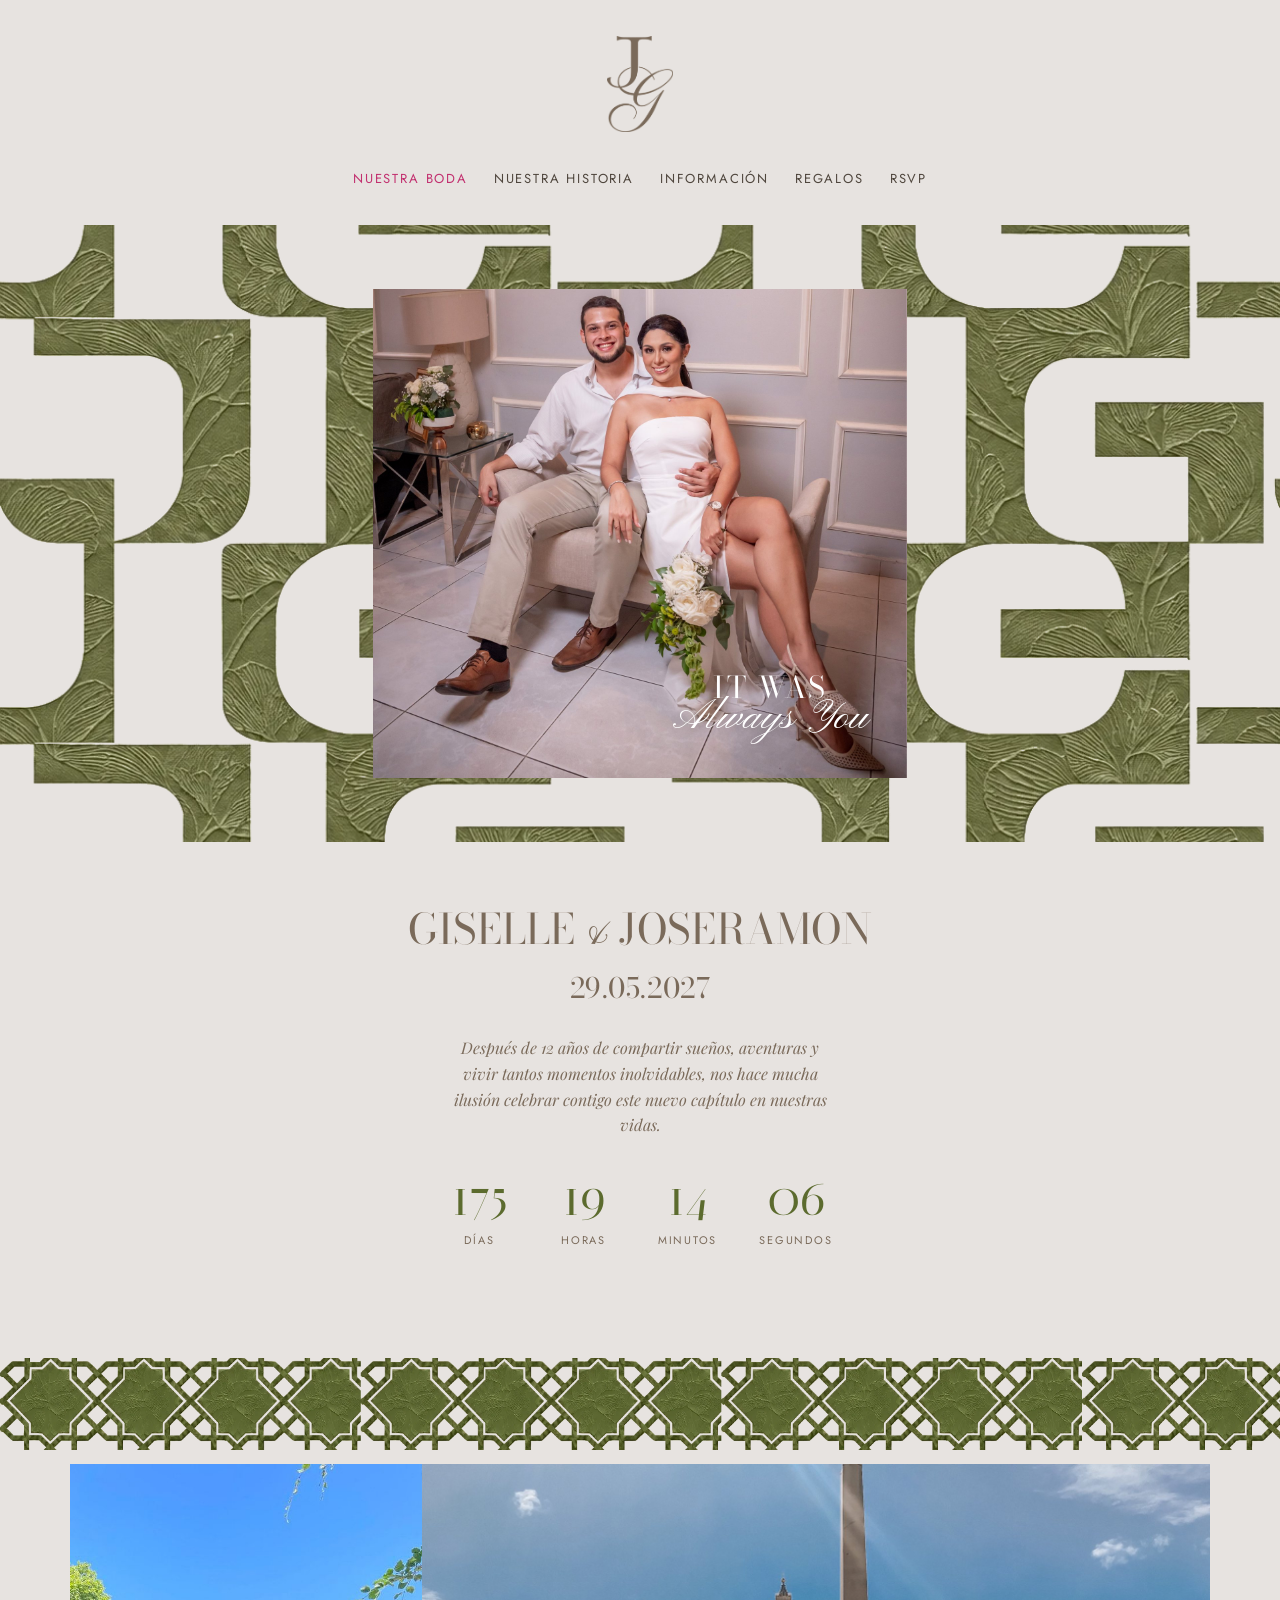
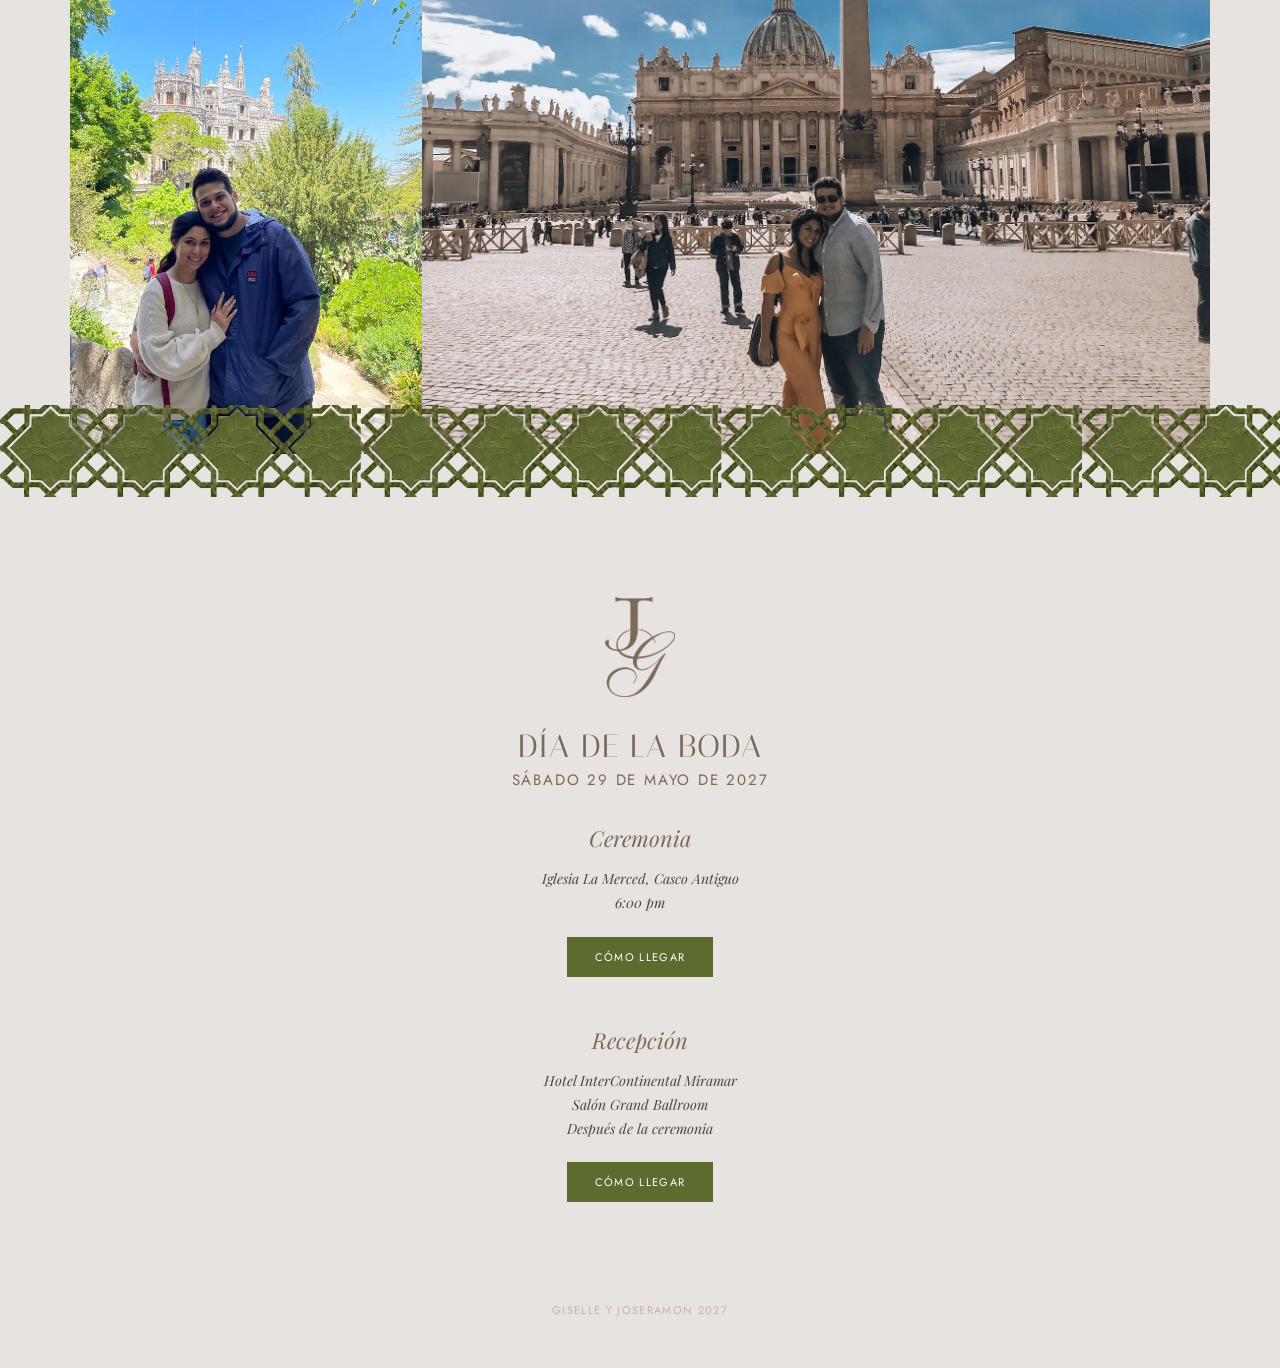
<file: index.html>
<!DOCTYPE html>
<html lang="es" translate="no" class="notranslate">
<head>
<meta charset="utf-8">
<meta name="google" content="notranslate">
<meta name="viewport" content="width=device-width, initial-scale=1">
<title>NUESTRA BODA | Giselle &amp; Joseramon</title>
<meta name="description" content="Nuestra boda · 29.05.2027">
<!-- Vista previa al compartir el enlace (WhatsApp necesita la dirección completa de la imagen) -->
<meta property="og:type" content="website">
<meta property="og:title" content="NUESTRA BODA | Giselle &amp; Joseramon">
<meta property="og:description" content="Nuestra boda · 29.05.2027">
<meta property="og:image" content="https://giselleyjoseramon.jadeink.online/img/compartir.jpg">
<meta property="og:image:width" content="1200">
<meta property="og:image:height" content="630">
<meta name="twitter:card" content="summary_large_image">
<link rel="preconnect" href="https://fonts.googleapis.com">
<link rel="preconnect" href="https://fonts.gstatic.com" crossorigin>
<link href="https://fonts.googleapis.com/css2?family=Bodoni+Moda:ital,wght@0,400;1,400&family=Cormorant+Garamond:wght@300;400&family=Italiana&family=Jost:wght@300;400&family=Pinyon+Script&family=Playfair+Display:ital@1&display=swap" rel="stylesheet">
<link rel="stylesheet" href="estilos.css">
</head>
<body>

<!-- ============================================================
     EDITA LOS TEXTOS DIRECTAMENTE AQUÍ ABAJO.
     Para poner tus fotos: cambia cada <div class="foto-vacia">…</div>
     por <img src="tu-foto.jpg" alt="…">
     ============================================================ -->

<header>
  <a class="monograma" href="index.html"><img src="img/logo-taupe.png" alt="Giselle y Joseramon"></a>
  <button class="menu-boton" type="button" aria-label="Abrir menú" aria-expanded="false" aria-controls="menu">
    <span></span><span></span><span></span>
  </button>
  <nav id="menu">
    <ul>
      <li><a href="index.html" class="activo">Nuestra boda</a></li>
      <li><a href="historia.html">Nuestra historia</a></li>
      <li><a href="informacion.html">Información</a></li>
      <li><a href="regalos.html">Regalos</a></li>
      <li><a href="rsvp.html">RSVP</a></li>
    </ul>
  </nav>
</header>

<section class="hero">

  <div class="hero-foto">
    <img src="img/portada-principal.jpg" alt="Giselle y Joseramon">
    <p class="frase-foto" aria-label="It was always you"><span class="ff-1">It was</span><span class="ff-2">Always You</span></p>
  </div>
</section>

<section class="nombres">
  <h1>GISELLE<span class="y">&amp;</span>JOSERAMON</h1>
  <p class="fecha">29.05.2027</p>
  <p class="gracias">Después de 12 años de compartir sueños, aventuras y vivir tantos momentos inolvidables, nos hace mucha ilusión celebrar contigo este nuevo capítulo en nuestras vidas.</p>

  <!-- Cuenta regresiva: la fecha y hora están en data-fecha (hora de Panamá, -05:00) -->
  <div class="cuenta-regresiva" id="cuenta" data-fecha="2027-05-29T18:00:00-05:00" aria-live="polite">
    <div><span id="cr-dias">0</span><small>Días</small></div>
    <div><span id="cr-horas">0</span><small>Horas</small></div>
    <div><span id="cr-min">0</span><small>Minutos</small></div>
    <div><span id="cr-seg">0</span><small>Segundos</small></div>
  </div>
</section>

<section class="galeria">
  <div class="galeria-fotos">
    <img src="img/galeria-1.jpg" alt="Giselle y Joseramon de viaje">
    <img src="img/galeria-2.jpg" alt="Giselle y Joseramon en la Plaza de San Pedro">
  </div>
</section>

<section class="itinerario">
  <!-- Ilustración opcional (mascota, flores, monograma…) -->
  <img class="mascota" src="img/logo-taupe.png" alt="">

  <div class="evento">
    <h2>DÍA DE LA BODA</h2>
    <p class="dia">Sábado 29 de mayo de 2027</p>

    <div class="momento">
      <h3>Ceremonia</h3>
      <p>Iglesia La Merced, Casco Antiguo<br>6:00 pm</p>
      <a class="boton" href="https://www.google.com/maps/search/?api=1&amp;query=Iglesia+La+Merced+Casco+Antiguo+Panama" target="_blank" rel="noopener">Cómo llegar</a>
    </div>

    <div class="momento" style="margin-top:48px">
      <h3>Recepción</h3>
      <p>Hotel InterContinental Miramar<br>Salón Grand Ballroom<br>Después de la ceremonia</p>
      <a class="boton" href="https://www.google.com/maps/search/?api=1&amp;query=Hotel+InterContinental+Miramar+Panama" target="_blank" rel="noopener">Cómo llegar</a>
    </div>
  </div>
</section>

<footer>Giselle y Joseramon 2027</footer>

<script>
  // Cuenta regresiva hasta la boda
  (function () {
    const caja = document.getElementById('cuenta');
    const meta = new Date(caja.dataset.fecha).getTime();
    const campos = ['cr-dias', 'cr-horas', 'cr-min', 'cr-seg'].map(id => document.getElementById(id));
    function actualizar() {
      const falta = meta - Date.now();
      if (falta <= 0) {
        caja.innerHTML = '<p class="cr-final">¡Hoy es el gran día!</p>';
        clearInterval(reloj);
        return;
      }
      const s = Math.floor(falta / 1000);
      const valores = [Math.floor(s / 86400), Math.floor(s / 3600) % 24, Math.floor(s / 60) % 60, s % 60];
      campos.forEach((c, i) => c.textContent = i === 0 ? valores[i] : String(valores[i]).padStart(2, '0'));
    }
    const reloj = setInterval(actualizar, 1000);
    actualizar();
  })();
</script>

<script src="invitacion.js"></script>
<script src="menu.js"></script>
</body>
</html>
</file>
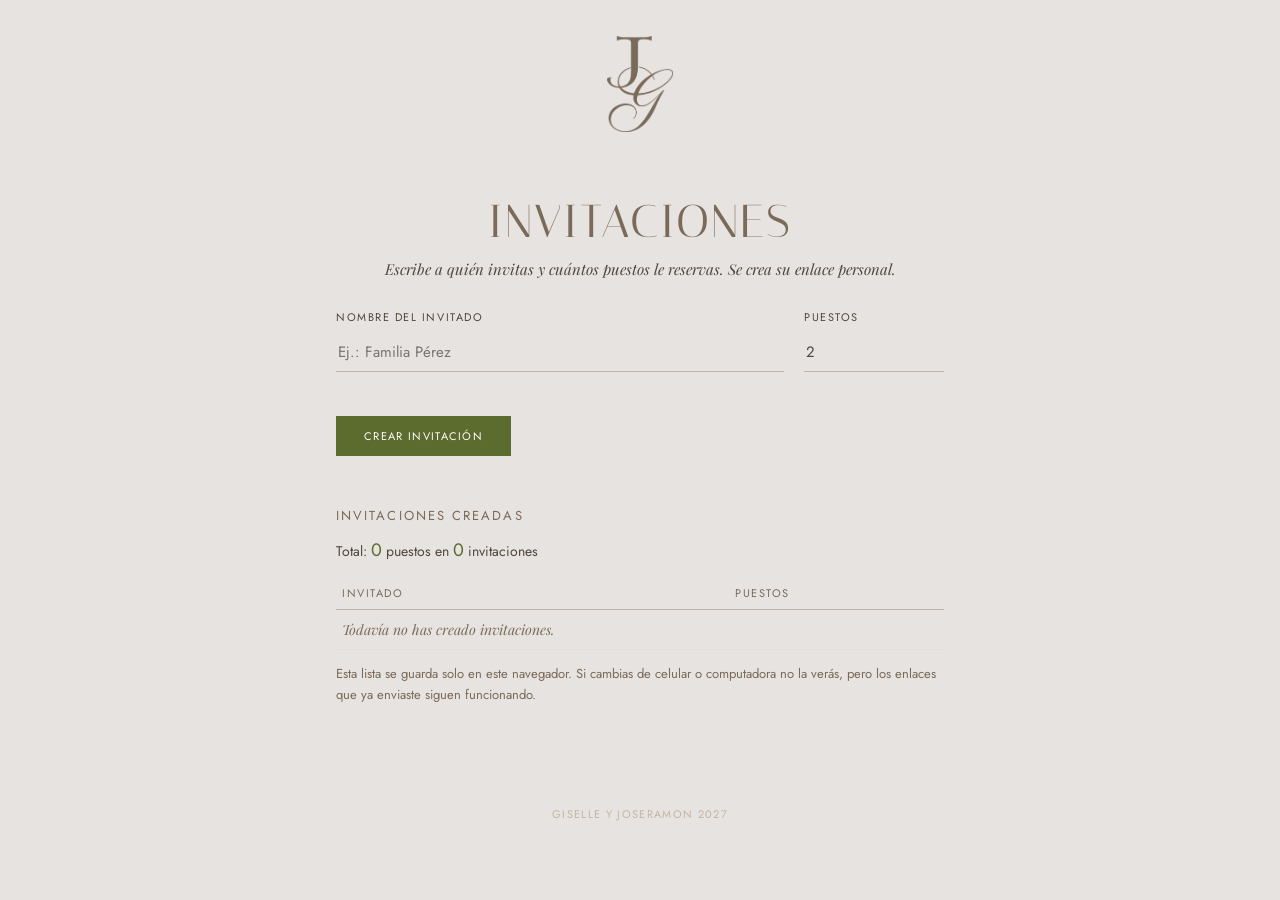
<file: generador.html>
<!DOCTYPE html>
<html lang="es" translate="no" class="notranslate">
<head>
<meta charset="utf-8">
<meta name="google" content="notranslate">
<meta name="viewport" content="width=device-width, initial-scale=1">
<meta name="robots" content="noindex, nofollow">
<title>Generador de invitaciones | Giselle &amp; Joseramon</title>
<link rel="preconnect" href="https://fonts.googleapis.com">
<link rel="preconnect" href="https://fonts.gstatic.com" crossorigin>
<link href="https://fonts.googleapis.com/css2?family=Bodoni+Moda:ital,wght@0,400;1,400&family=Cormorant+Garamond:wght@300;400&family=Italiana&family=Jost:wght@300;400&family=Pinyon+Script&family=Playfair+Display:ital@1&display=swap" rel="stylesheet">
<link rel="stylesheet" href="estilos.css">
<style>
  /* Página privada para los novios: no aparece en el menú de la web */
  .gen { max-width: 640px; margin: 0 auto; padding: 0 16px 60px; }
  .gen .formulario { margin-top: 30px; }
  .gen-fila { display: grid; grid-template-columns: 1fr 140px; gap: 20px; }
  .gen-resultado {
    margin-top: 40px;
    padding: 26px 24px;
    border: 1px solid var(--taupe-claro);
    background: #fbf9f1;
  }
  .gen-resultado h2, .gen-lista h2 {
    font: 400 13px var(--f-menu);
    letter-spacing: .16em;
    text-transform: uppercase;
    color: var(--texto);
    margin-bottom: 12px;
  }
  .gen-enlace {
    font: 14px var(--f-menu);
    word-break: break-all;
    color: var(--oliva);
    background: var(--fondo);
    padding: 10px 12px;
    user-select: all;
  }
  .gen-mensaje {
    white-space: pre-line;
    font: 15px/1.6 var(--f-menu);
    color: var(--texto-suave);
    margin-top: 16px;
  }
  .gen-botones { display: flex; flex-wrap: wrap; gap: 10px; margin-top: 18px; }
  .gen-botones .boton, .gen-botones .copiar { margin: 0; }
  .boton.whatsapp { background: #2f7d4f; }
  .boton.whatsapp:hover { background: var(--fucsia); }
  .gen-lista { margin-top: 50px; }
  .gen-total { font: 14px var(--f-menu); color: var(--texto-suave); margin-bottom: 14px; }
  .gen-total strong { color: var(--oliva); font-weight: 400; font-size: 18px; }
  .gen-tabla { width: 100%; border-collapse: collapse; font: 14px var(--f-menu); color: var(--texto-suave); }
  .gen-tabla th { text-align: left; font-weight: 400; font-size: 11px; letter-spacing: .14em; text-transform: uppercase; color: var(--texto); padding: 8px 6px; border-bottom: 1px solid var(--taupe-claro); }
  .gen-tabla td { padding: 10px 6px; border-bottom: 1px solid #e6dfcb; vertical-align: middle; }
  .gen-tabla td.num { text-align: center; font-variant-numeric: tabular-nums; }
  .gen-tabla button { background: none; border: 0; cursor: pointer; font: 12px var(--f-menu); color: var(--oliva); text-decoration: underline; padding: 4px; }
  .gen-tabla button.quitar { color: var(--texto); }
  .gen-vacio { font-style: italic; font-family: var(--f-italica); color: var(--texto); }
  .gen-nota { font: 13px/1.6 var(--f-menu); color: var(--texto); margin-top: 14px; }
  @media (max-width: 600px) { .gen-fila { grid-template-columns: 1fr 100px; } }
</style>
</head>
<body>

<header>
  <a class="monograma" href="index.html"><img src="img/logo-taupe.png" alt="Giselle y Joseramon"></a>
</header>

<h1 class="titulo-pagina">INVITACIONES</h1>
<p class="aviso-rsvp">Escribe a quién invitas y cuántos puestos le reservas. Se crea su enlace personal.</p>

<main class="gen">
  <form class="formulario" id="gen-form">
    <div class="gen-fila">
      <div>
        <label for="gen-nombre">Nombre del invitado</label>
        <input id="gen-nombre" type="text" placeholder="Ej.: Familia Pérez" required autocomplete="off">
      </div>
      <div>
        <label for="gen-puestos">Puestos</label>
        <input id="gen-puestos" type="number" min="1" max="20" value="2" required>
      </div>
    </div>
    <button class="boton" type="submit">Crear invitación</button>
  </form>

  <section class="gen-resultado" id="gen-resultado" hidden>
    <h2>Enlace de la invitación</h2>
    <p class="gen-enlace" id="gen-enlace"></p>
    <p class="gen-mensaje" id="gen-mensaje"></p>
    <div class="gen-botones">
      <a class="boton whatsapp" id="gen-whatsapp" href="#" target="_blank" rel="noopener">Enviar por WhatsApp</a>
      <button class="copiar" type="button" id="gen-copiar-mensaje">Copiar mensaje</button>
      <button class="copiar" type="button" id="gen-copiar-enlace">Copiar enlace</button>
      <a class="copiar" id="gen-ver" href="#" target="_blank" rel="noopener" style="text-decoration:none">Ver invitación</a>
    </div>
  </section>

  <section class="gen-lista">
    <h2>Invitaciones creadas</h2>
    <p class="gen-total" id="gen-total"></p>
    <div style="overflow-x:auto">
      <table class="gen-tabla">
        <thead><tr><th>Invitado</th><th style="text-align:center">Puestos</th><th></th></tr></thead>
        <tbody id="gen-filas"></tbody>
      </table>
    </div>
    <p class="gen-nota">Esta lista se guarda solo en este navegador. Si cambias de celular o computadora no la verás, pero los enlaces que ya enviaste siguen funcionando.</p>
  </section>
</main>

<footer>Giselle y Joseramon 2027</footer>

<script>
  // Dirección pública de la web
  const WEB = 'https://giselleyjoseramon.jadeink.online/';
  const CLAVE = 'invitaciones-creadas';

  // Nombre y puestos van codificados en el enlace (?i=…), los lee invitacion.js
  function codificar(nombre, puestos) {
    return btoa(unescape(encodeURIComponent(nombre + '|' + puestos)))
      .replace(/\+/g, '-').replace(/\//g, '_').replace(/=+$/, '');
  }
  function enlace(nombre, puestos) { return WEB + '?i=' + codificar(nombre, puestos); }
  function puestosTexto(n) { return n === 1 ? '1 puesto' : n + ' puestos'; }
  function mensaje(nombre, puestos) {
    return '¡Hola, ' + nombre + '!\n\n' +
      'Con mucha alegría te invitamos a nuestra boda el sábado 29 de mayo de 2027 a las 6:00 pm.\n\n' +
      'Hemos reservado ' + puestosTexto(puestos) + ' en tu honor.\n\n' +
      'Aquí encontrarás toda la información y podrás confirmar tu asistencia:\n' +
      enlace(nombre, puestos) + '\n\n' +
      'Con cariño,\nGiselle y Joseramon';
  }

  function cargar() {
    try { return JSON.parse(localStorage.getItem(CLAVE)) || []; } catch (e) { return []; }
  }
  function guardar(lista) {
    try { localStorage.setItem(CLAVE, JSON.stringify(lista)); } catch (e) {}
  }

  async function copiar(texto, boton, etiqueta) {
    try {
      await navigator.clipboard.writeText(texto);
      boton.textContent = '¡Copiado!';
    } catch (e) {
      boton.textContent = 'Selecciona y copia';
    }
    setTimeout(() => boton.textContent = etiqueta, 2000);
  }

  let actual = null;
  function mostrar(nombre, puestos) {
    actual = { nombre, puestos };
    const url = enlace(nombre, puestos);
    document.getElementById('gen-enlace').textContent = url;
    document.getElementById('gen-mensaje').textContent = mensaje(nombre, puestos);
    document.getElementById('gen-whatsapp').href = 'https://wa.me/?text=' + encodeURIComponent(mensaje(nombre, puestos));
    document.getElementById('gen-ver').href = url;
    const caja = document.getElementById('gen-resultado');
    caja.hidden = false;
    caja.scrollIntoView({ behavior: 'smooth', block: 'nearest' });
  }

  function pintarLista() {
    const lista = cargar();
    const filas = document.getElementById('gen-filas');
    filas.innerHTML = '';
    if (!lista.length) {
      filas.innerHTML = '<tr><td colspan="3" class="gen-vacio">Todavía no has creado invitaciones.</td></tr>';
    }
    lista.forEach((inv, i) => {
      const tr = document.createElement('tr');
      const td = document.createElement('td'); td.textContent = inv.nombre;
      const num = document.createElement('td'); num.className = 'num'; num.textContent = inv.puestos;
      const acciones = document.createElement('td'); acciones.style.textAlign = 'right';
      const ver = document.createElement('button'); ver.type = 'button'; ver.textContent = 'Ver enlace';
      ver.onclick = () => mostrar(inv.nombre, inv.puestos);
      const quitar = document.createElement('button'); quitar.type = 'button'; quitar.className = 'quitar'; quitar.textContent = 'Quitar';
      quitar.onclick = () => { const l = cargar(); l.splice(i, 1); guardar(l); pintarLista(); };
      acciones.append(ver, quitar);
      tr.append(td, num, acciones);
      filas.append(tr);
    });
    const total = lista.reduce((s, inv) => s + inv.puestos, 0);
    document.getElementById('gen-total').innerHTML =
      'Total: <strong>' + total + '</strong> ' + (total === 1 ? 'puesto' : 'puestos') +
      ' en <strong>' + lista.length + '</strong> ' + (lista.length === 1 ? 'invitación' : 'invitaciones');
  }

  document.getElementById('gen-form').addEventListener('submit', (e) => {
    e.preventDefault();
    const nombre = document.getElementById('gen-nombre').value.trim();
    const puestos = Math.max(1, Math.min(20, parseInt(document.getElementById('gen-puestos').value, 10) || 1));
    if (!nombre) return;
    const lista = cargar();
    const existente = lista.find(inv => inv.nombre.toLowerCase() === nombre.toLowerCase());
    if (existente) existente.puestos = puestos; else lista.push({ nombre, puestos });
    guardar(lista);
    pintarLista();
    mostrar(nombre, puestos);
    document.getElementById('gen-nombre').value = '';
    document.getElementById('gen-nombre').focus();
  });

  document.getElementById('gen-copiar-mensaje').addEventListener('click', (e) => {
    if (actual) copiar(mensaje(actual.nombre, actual.puestos), e.target, 'Copiar mensaje');
  });
  document.getElementById('gen-copiar-enlace').addEventListener('click', (e) => {
    if (actual) copiar(enlace(actual.nombre, actual.puestos), e.target, 'Copiar enlace');
  });

  pintarLista();
</script>
</body>
</html>
</file>
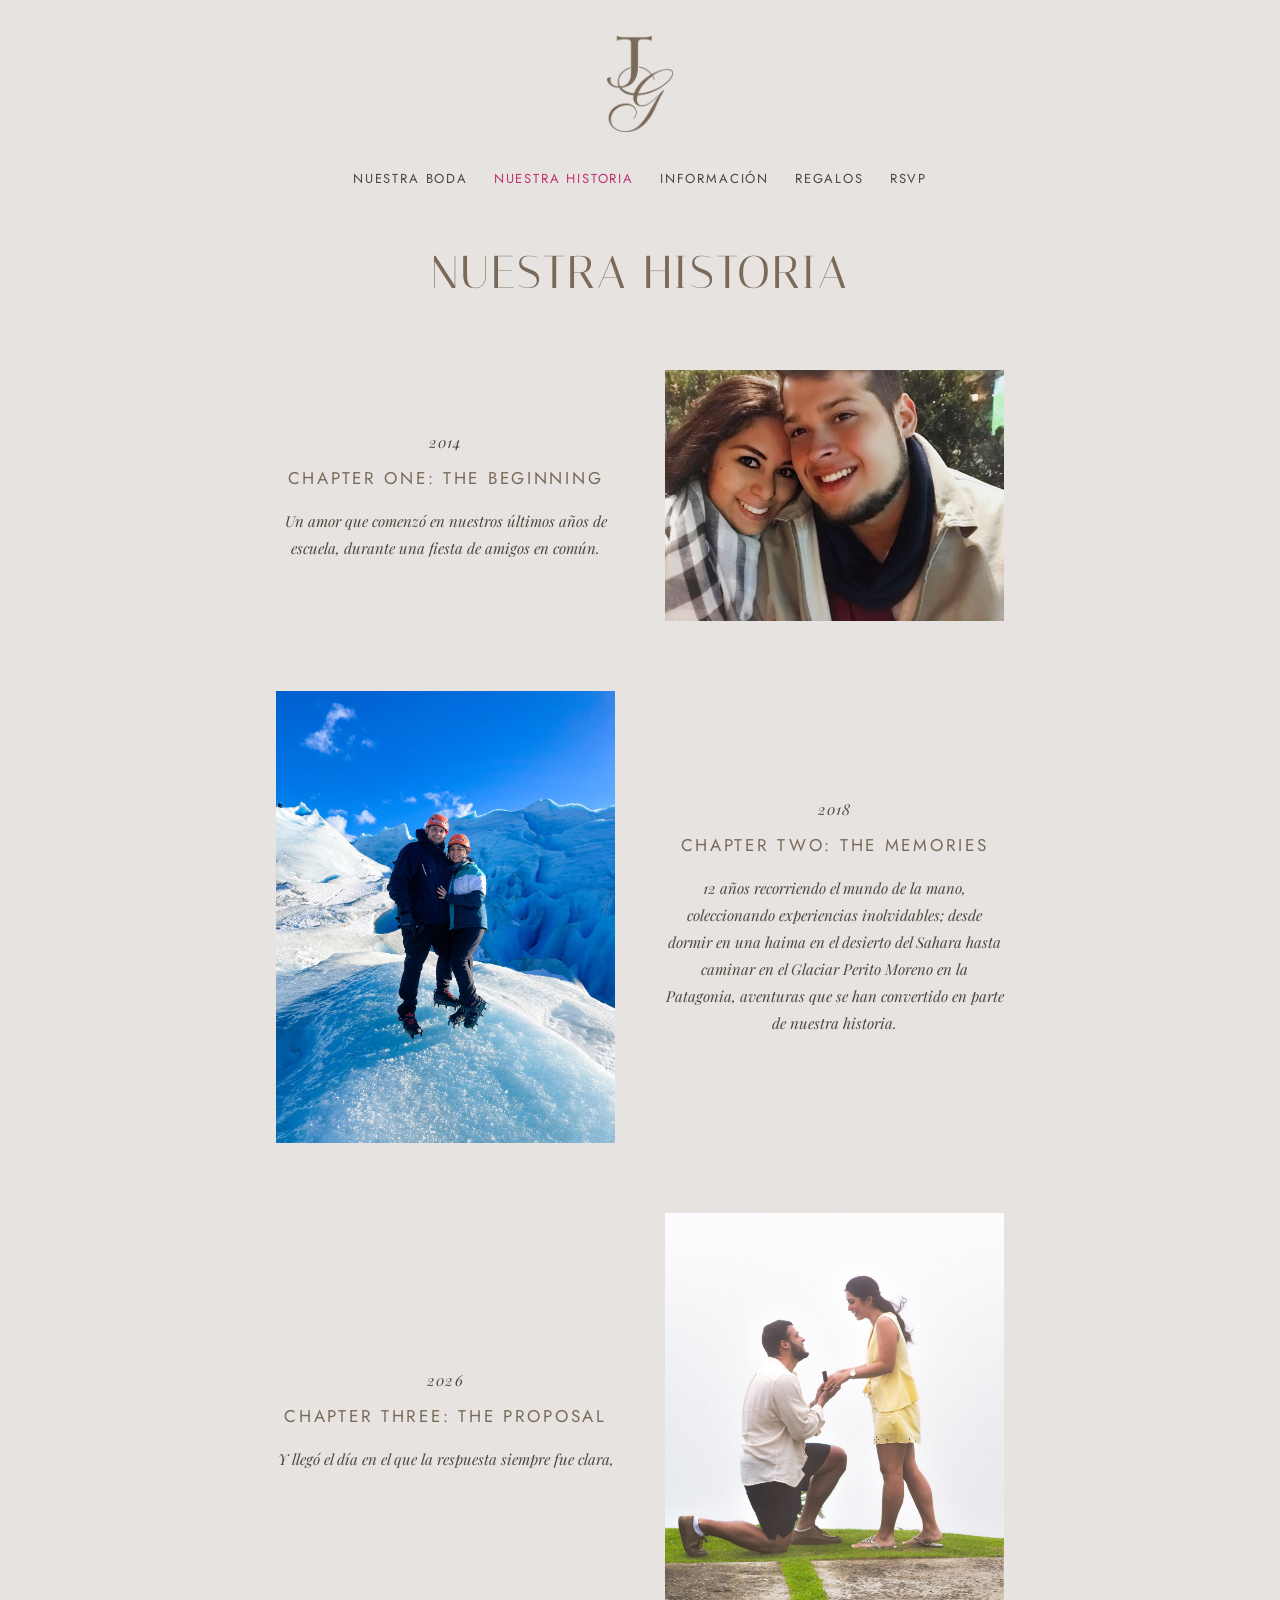
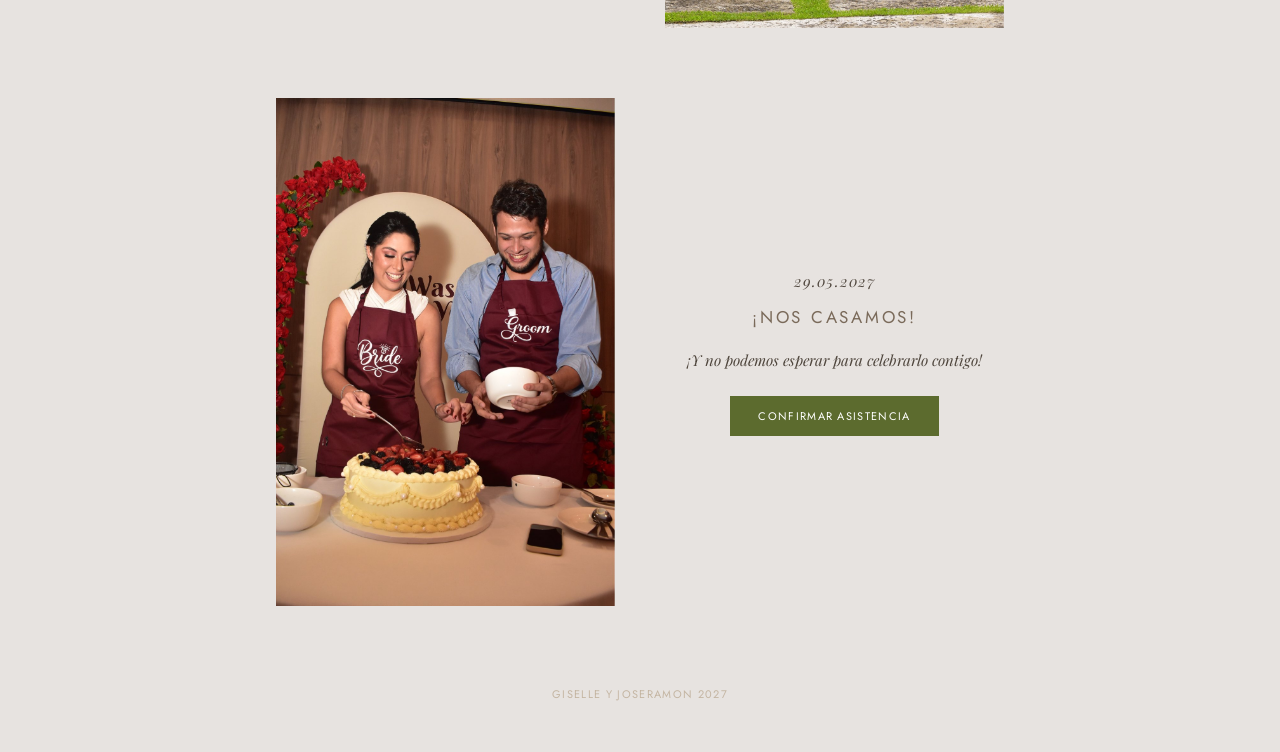
<file: historia.html>
<!DOCTYPE html>
<html lang="es" translate="no" class="notranslate">
<head>
<meta charset="utf-8">
<meta name="google" content="notranslate">
<meta name="viewport" content="width=device-width, initial-scale=1">
<title>NUESTRA HISTORIA | Giselle &amp; Joseramon</title>
<link rel="preconnect" href="https://fonts.googleapis.com">
<link rel="preconnect" href="https://fonts.gstatic.com" crossorigin>
<link href="https://fonts.googleapis.com/css2?family=Bodoni+Moda:ital,wght@0,400;1,400&family=Cormorant+Garamond:wght@300;400&family=Italiana&family=Jost:wght@300;400&family=Pinyon+Script&family=Playfair+Display:ital@1&display=swap" rel="stylesheet">
<link rel="stylesheet" href="estilos.css">
</head>
<body>

<header>
  <a class="monograma" href="index.html"><img src="img/logo-taupe.png" alt="Giselle y Joseramon"></a>
  <button class="menu-boton" type="button" aria-label="Abrir menú" aria-expanded="false" aria-controls="menu">
    <span></span><span></span><span></span>
  </button>
  <nav id="menu">
    <ul>
      <li><a href="index.html">Nuestra boda</a></li>
      <li><a href="historia.html" class="activo">Nuestra historia</a></li>
      <li><a href="informacion.html">Información</a></li>
      <li><a href="regalos.html">Regalos</a></li>
      <li><a href="rsvp.html">RSVP</a></li>
    </ul>
  </nav>
</header>

<h1 class="titulo-pagina">NUESTRA HISTORIA</h1>

<!-- ============================================================
     TEXTOS DE EJEMPLO: cambia el año, el título y el párrafo de
     cada capítulo por su historia real. Para las fotos, cambia cada
     <div class="foto-vacia">…</div> por <img src="foto.jpg" alt="…">.
     Para añadir otro capítulo, copia un bloque <div class="historia">.
     ============================================================ -->
<main class="contenido">

  <div class="historia">
    <section class="bloque">
      <p class="cuando">2014</p>
      <h2>Chapter one: The Beginning</h2>
      <p>Un amor que comenzó en nuestros últimos años de escuela, durante una fiesta de amigos en común.</p>
    </section>
    <img src="img/historia-1.jpg" alt="Giselle y Joseramon en 2014">
  </div>

  <div class="historia">
    <img src="img/historia-2.jpg" alt="Giselle y Joseramon en el Glaciar Perito Moreno">
    <section class="bloque">
      <p class="cuando">2018</p>
      <h2>Chapter two: The Memories</h2>
      <p>12 años recorriendo el mundo de la mano, coleccionando experiencias inolvidables; desde dormir en una haima en el desierto del Sahara hasta caminar en el Glaciar Perito Moreno en la Patagonia, aventuras que se han convertido en parte de nuestra historia.</p>
    </section>
  </div>

  <div class="historia">
    <section class="bloque">
      <p class="cuando">2026</p>
      <h2>Chapter three: The Proposal</h2>
      <p>Y llegó el día en el que la respuesta siempre fue clara,</p>
    </section>
    <img src="img/historia-3.jpg" alt="La propuesta de matrimonio">
  </div>

  <div class="historia">
    <img src="img/historia-4.jpg" alt="Giselle y Joseramon">
    <section class="bloque">
      <p class="cuando">29.05.2027</p>
      <h2>¡Nos casamos!</h2>
      <p>¡Y no podemos esperar para celebrarlo contigo!</p>
      <a class="boton" href="rsvp.html">Confirmar asistencia</a>
    </section>
  </div>

</main>

<footer>Giselle y Joseramon 2027</footer>

<script src="invitacion.js"></script>
<script src="menu.js"></script>
</body>
</html>
</file>
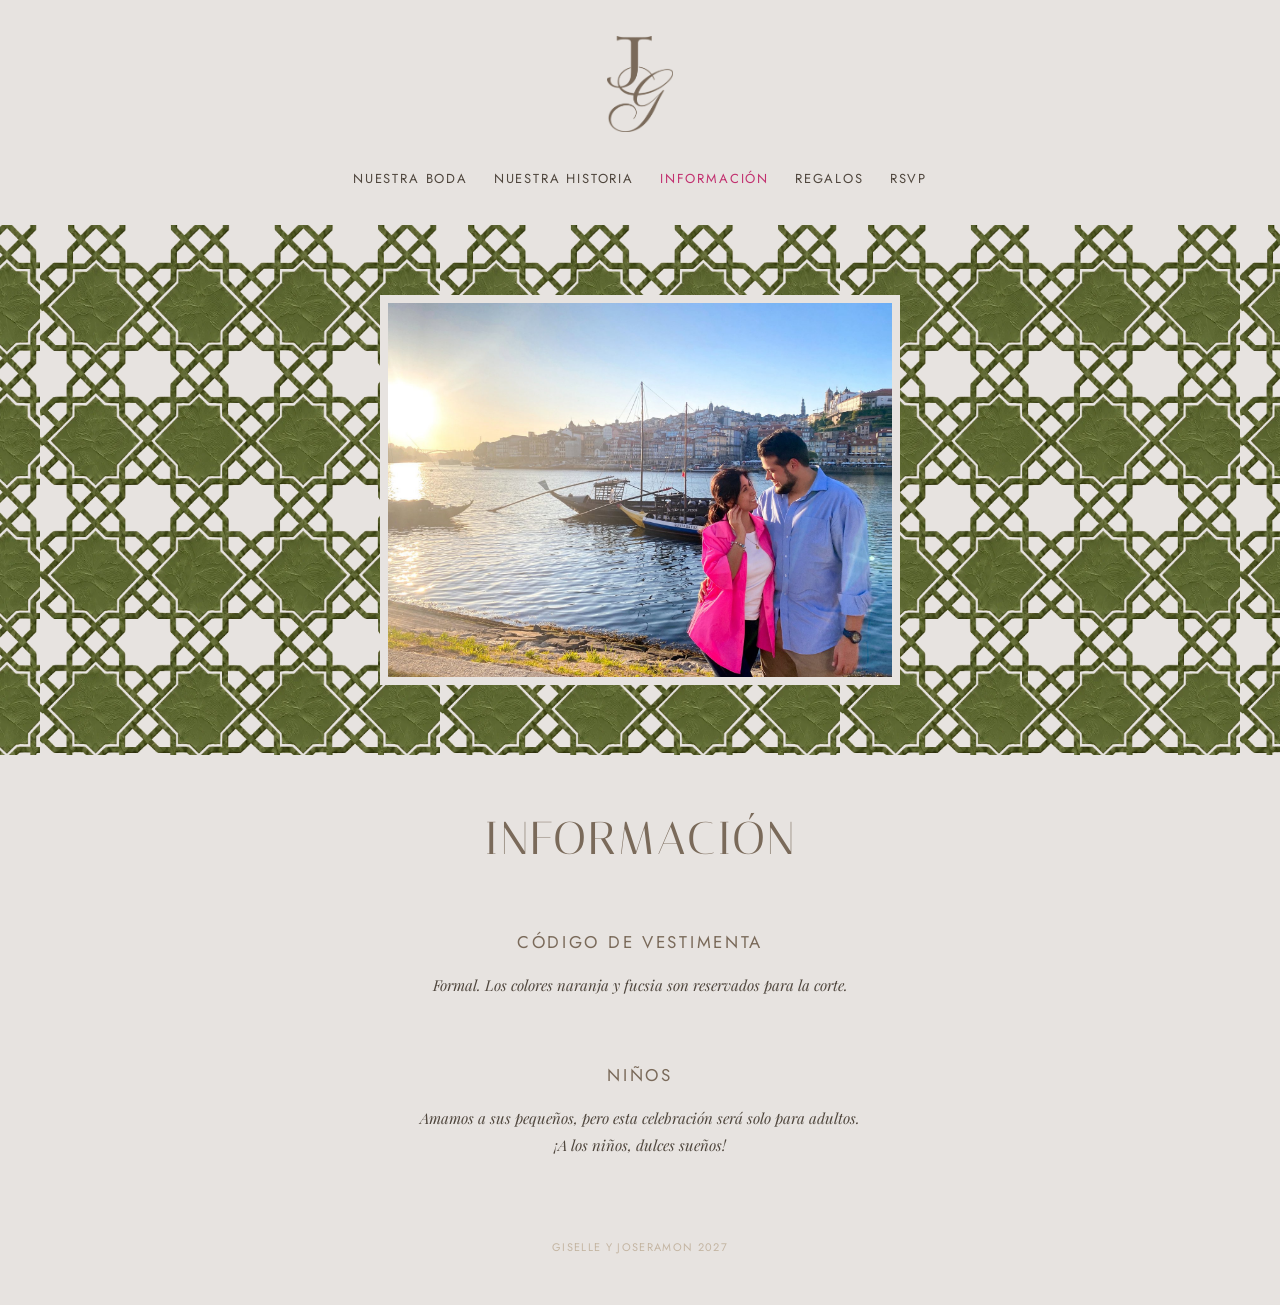
<file: informacion.html>
<!DOCTYPE html>
<html lang="es" translate="no" class="notranslate">
<head>
<meta charset="utf-8">
<meta name="google" content="notranslate">
<meta name="viewport" content="width=device-width, initial-scale=1">
<title>INFORMACIÓN | Giselle &amp; Joseramon</title>
<link rel="preconnect" href="https://fonts.googleapis.com">
<link rel="preconnect" href="https://fonts.gstatic.com" crossorigin>
<link href="https://fonts.googleapis.com/css2?family=Bodoni+Moda:ital,wght@0,400;1,400&family=Cormorant+Garamond:wght@300;400&family=Italiana&family=Jost:wght@300;400&family=Pinyon+Script&family=Playfair+Display:ital@1&display=swap" rel="stylesheet">
<link rel="stylesheet" href="estilos.css">
</head>
<body>

<header>
  <a class="monograma" href="index.html"><img src="img/logo-taupe.png" alt="Giselle y Joseramon"></a>
  <button class="menu-boton" type="button" aria-label="Abrir menú" aria-expanded="false" aria-controls="menu">
    <span></span><span></span><span></span>
  </button>
  <nav id="menu">
    <ul>
      <li><a href="index.html">Nuestra boda</a></li>
      <li><a href="historia.html">Nuestra historia</a></li>
      <li><a href="informacion.html" class="activo">Información</a></li>
      <li><a href="regalos.html">Regalos</a></li>
      <li><a href="rsvp.html">RSVP</a></li>
    </ul>
  </nav>
</header>

<!-- Foto de portada enmarcada sobre el fondo de celosía verde -->
<div class="portada">
  <img src="img/informacion.jpg" alt="Giselle y Joseramon en Oporto">
</div>

<h1 class="titulo-pagina">INFORMACIÓN</h1>

<main class="contenido">

  <section class="bloque">
    <h2>Código de vestimenta</h2>
    <p>Formal. Los colores naranja y fucsia son reservados para la corte.</p>
  </section>

  <section class="bloque">
    <h2>Niños</h2>
    <p>Amamos a sus pequeños, pero esta celebración será solo para adultos.</p>
    <p>¡A los niños, dulces sueños!</p>
  </section>

</main>

<footer>Giselle y Joseramon 2027</footer>

<script src="invitacion.js"></script>
<script src="menu.js"></script>
</body>
</html>
</file>
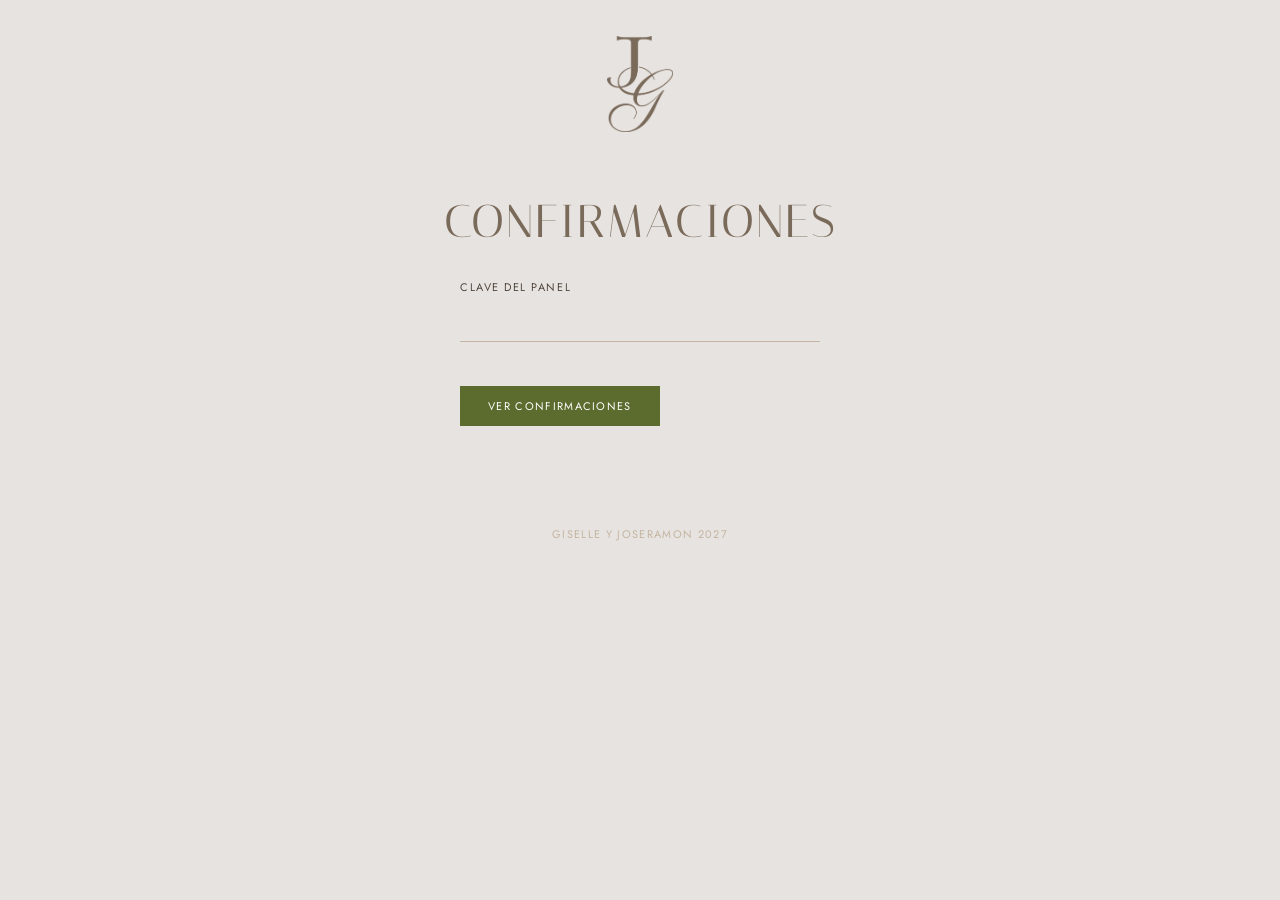
<file: panel.html>
<!DOCTYPE html>
<html lang="es" translate="no" class="notranslate">
<head>
<meta charset="utf-8">
<meta name="google" content="notranslate">
<meta name="viewport" content="width=device-width, initial-scale=1">
<meta name="robots" content="noindex, nofollow">
<title>Confirmaciones | Giselle &amp; Joseramon</title>
<link rel="preconnect" href="https://fonts.googleapis.com">
<link rel="preconnect" href="https://fonts.gstatic.com" crossorigin>
<link href="https://fonts.googleapis.com/css2?family=Bodoni+Moda:ital,wght@0,400;1,400&family=Cormorant+Garamond:wght@300;400&family=Italiana&family=Jost:wght@300;400&family=Pinyon+Script&family=Playfair+Display:ital@1&display=swap" rel="stylesheet">
<link rel="stylesheet" href="estilos.css">
<style>
  /* Página privada para los novios: no aparece en el menú de la web */
  .panel { max-width: 900px; margin: 0 auto; padding: 0 16px 60px; }
  .panel h2 {
    font: 400 13px var(--f-menu);
    letter-spacing: .16em;
    text-transform: uppercase;
    color: var(--texto);
    margin: 50px 0 14px;
  }
  .panel-entrar { max-width: 360px; margin: 30px auto 0; }
  .panel-aviso { font: 14px/1.6 var(--f-menu); color: var(--fucsia); margin-top: 12px; }
  .panel-barra { display: flex; flex-wrap: wrap; gap: 10px; justify-content: space-between; align-items: center; margin-top: 20px; }
  .panel-barra p { font: 13px var(--f-menu); color: var(--texto); }

  .cifras { display: grid; grid-template-columns: repeat(4, 1fr); gap: 12px; margin-top: 20px; }
  .cifra { border: 1px solid var(--taupe-claro); padding: 18px 12px; text-align: center; }
  .cifra strong { display: block; font: 300 44px/1 "Cormorant Garamond", serif; color: var(--oliva); font-variant-numeric: lining-nums; }
  .cifra.no strong { color: var(--fucsia); }
  .cifra span { display: block; margin-top: 8px; font: 11px var(--f-menu); letter-spacing: .14em; text-transform: uppercase; color: var(--texto); }

  .filtros { display: flex; gap: 8px; flex-wrap: wrap; }
  .filtros button {
    background: none; border: 1px solid var(--taupe-claro); color: var(--texto-suave);
    font: 12px var(--f-menu); letter-spacing: .1em; text-transform: uppercase;
    padding: 8px 14px; cursor: pointer;
  }
  .filtros button[aria-pressed="true"] { background: var(--oliva); border-color: var(--oliva); color: #fff; }

  .tabla { width: 100%; border-collapse: collapse; font: 14px var(--f-menu); color: var(--texto-suave); }
  .tabla th { text-align: left; font-weight: 400; font-size: 11px; letter-spacing: .14em; text-transform: uppercase; color: var(--texto); padding: 8px 8px; border-bottom: 1px solid var(--taupe-claro); white-space: nowrap; }
  .tabla td { padding: 12px 8px; border-bottom: 1px solid #e6dfcb; vertical-align: top; }
  .tabla td.num { text-align: center; font-variant-numeric: tabular-nums; }
  .estado { display: inline-block; padding: 3px 10px; font-size: 12px; border-radius: 999px; white-space: nowrap; }
  .estado.si { background: #e3e8d2; color: var(--oliva); }
  .estado.no { background: #f6dde7; color: var(--fucsia); }
  .fecha-celda { font-size: 12px; color: var(--texto); white-space: nowrap; }
  .vacio { font-family: var(--f-italica); font-style: italic; color: var(--texto); padding: 20px 8px; }

  .mensajes { display: grid; gap: 14px; }
  .mensaje {
    border-left: 2px solid var(--naranja);
    padding: 6px 0 6px 16px;
  }
  .mensaje p { font: italic 17px/1.6 var(--f-italica); color: var(--texto-suave); white-space: pre-line; }
  .mensaje span { display: block; margin-top: 4px; font: 12px var(--f-menu); letter-spacing: .1em; text-transform: uppercase; color: var(--texto); }

  .pendientes { font: 14px/1.9 var(--f-menu); color: var(--texto-suave); columns: 2; }
  .nota { font: 13px/1.6 var(--f-menu); color: var(--texto); margin-top: 10px; }
  @media (max-width: 600px) {
    .cifras { grid-template-columns: repeat(2, 1fr); }
    .pendientes { columns: 1; }
  }
</style>
</head>
<body>

<header>
  <a class="monograma" href="index.html"><img src="img/logo-taupe.png" alt="Giselle y Joseramon"></a>
</header>

<h1 class="titulo-pagina">CONFIRMACIONES</h1>

<main class="panel">

  <!-- Paso 1: clave -->
  <form class="formulario panel-entrar" id="entrar">
    <div>
      <label for="clave">Clave del panel</label>
      <input id="clave" type="password" required autocomplete="current-password">
    </div>
    <button class="boton" type="submit">Ver confirmaciones</button>
    <p class="panel-aviso" id="aviso" hidden></p>
  </form>

  <!-- Paso 2: datos -->
  <div id="datos" hidden>
    <div class="panel-barra">
      <p id="actualizado"></p>
      <div class="filtros">
        <button type="button" id="recargar">Actualizar</button>
        <button type="button" id="salir">Salir</button>
      </div>
    </div>

    <div class="cifras">
      <div class="cifra"><strong id="c-personas">0</strong><span>Personas asisten</span></div>
      <div class="cifra"><strong id="c-si">0</strong><span>Confirmaron que sí</span></div>
      <div class="cifra no"><strong id="c-no">0</strong><span>No podrán ir</span></div>
      <div class="cifra"><strong id="c-mensajes">0</strong><span>Mensajes</span></div>
    </div>

    <h2>Respuestas</h2>
    <div class="filtros" role="group" aria-label="Filtrar respuestas">
      <button type="button" data-filtro="todas" aria-pressed="true">Todas</button>
      <button type="button" data-filtro="Sí" aria-pressed="false">Asisten</button>
      <button type="button" data-filtro="No" aria-pressed="false">No asisten</button>
    </div>
    <div style="overflow-x:auto; margin-top:14px">
      <table class="tabla">
        <thead><tr><th>Nombre</th><th>Respuesta</th><th style="text-align:center">Personas</th><th style="text-align:center">Puestos</th><th>Fecha</th></tr></thead>
        <tbody id="filas"></tbody>
      </table>
    </div>
    <p class="nota">Si alguien respondió más de una vez, cuenta solo su última respuesta.</p>

    <h2>Mensajes para Giselle y Joseramon</h2>
    <div class="mensajes" id="mensajes"></div>

    <div id="bloque-pendientes" hidden>
      <h2>Sin responder</h2>
      <ul class="pendientes" id="pendientes" style="list-style:none"></ul>
      <p class="nota">Según las invitaciones creadas en el generador desde este mismo navegador.</p>
    </div>
  </div>
</main>

<footer>Giselle y Joseramon 2027</footer>

<script src="config.js"></script>
<script>
  const CLAVE_GUARDADA = 'panel-clave';
  let respuestas = [];
  let filtro = 'todas';

  const $ = id => document.getElementById(id);
  function guardar(k, v) { try { v === null ? localStorage.removeItem(k) : localStorage.setItem(k, v); } catch (e) {} }
  function leer(k) { try { return localStorage.getItem(k); } catch (e) { return null; } }
  function fechaCorta(iso) {
    const d = new Date(iso);
    return isNaN(d) ? '' : d.toLocaleDateString('es-PA', { day: 'numeric', month: 'short' }) + ' ' +
      d.toLocaleTimeString('es-PA', { hour: 'numeric', minute: '2-digit' });
  }
  function avisar(texto) { $('aviso').textContent = texto; $('aviso').hidden = false; }

  // Deja solo la última respuesta de cada nombre
  function ultimas(filas) {
    const porNombre = new Map();
    filas.forEach(f => porNombre.set(f.nombre.trim().toLowerCase(), f));
    return [...porNombre.values()].sort((a, b) => new Date(b.fecha) - new Date(a.fecha));
  }

  function pintar() {
    const si = respuestas.filter(r => r.asistira === 'Sí');
    const no = respuestas.filter(r => r.asistira === 'No');
    const conMensaje = respuestas.filter(r => r.mensaje && r.mensaje.trim());
    $('c-personas').textContent = si.reduce((s, r) => s + (r.personas || 0), 0);
    $('c-si').textContent = si.length;
    $('c-no').textContent = no.length;
    $('c-mensajes').textContent = conMensaje.length;

    const tbody = $('filas');
    tbody.innerHTML = '';
    const lista = filtro === 'todas' ? respuestas : respuestas.filter(r => r.asistira === filtro);
    if (!lista.length) {
      tbody.innerHTML = '<tr><td colspan="5" class="vacio">Todavía no hay respuestas aquí.</td></tr>';
    }
    lista.forEach(r => {
      const tr = document.createElement('tr');
      const celdas = [
        r.nombre,
        null,
        r.asistira === 'Sí' ? r.personas : '—',
        r.puestos || '—',
        fechaCorta(r.fecha)
      ];
      celdas.forEach((valor, i) => {
        const td = document.createElement('td');
        if (i === 1) {
          const e = document.createElement('span');
          e.className = 'estado ' + (r.asistira === 'Sí' ? 'si' : 'no');
          e.textContent = r.asistira === 'Sí' ? 'Asiste' : 'No asiste';
          td.append(e);
        } else {
          td.textContent = valor;
        }
        if (i === 2 || i === 3) td.className = 'num';
        if (i === 4) td.className = 'fecha-celda';
        tr.append(td);
      });
      tbody.append(tr);
    });

    const caja = $('mensajes');
    caja.innerHTML = '';
    if (!conMensaje.length) caja.innerHTML = '<p class="vacio">Todavía no hay mensajes.</p>';
    conMensaje.forEach(r => {
      const div = document.createElement('div'); div.className = 'mensaje';
      const p = document.createElement('p'); p.textContent = r.mensaje;
      const firma = document.createElement('span'); firma.textContent = r.nombre;
      div.append(p, firma); caja.append(div);
    });

    // Invitados del generador que aún no han respondido
    let creadas = [];
    try { creadas = JSON.parse(leer('invitaciones-creadas')) || []; } catch (e) {}
    const respondieron = new Set(respuestas.map(r => r.nombre.trim().toLowerCase()));
    const faltan = creadas.filter(i => !respondieron.has(i.nombre.trim().toLowerCase()));
    $('bloque-pendientes').hidden = !creadas.length;
    $('pendientes').innerHTML = '';
    faltan.forEach(i => {
      const li = document.createElement('li');
      li.textContent = i.nombre + ' · ' + (i.puestos === 1 ? '1 puesto' : i.puestos + ' puestos');
      $('pendientes').append(li);
    });
    if (creadas.length && !faltan.length) $('pendientes').innerHTML = '<li class="vacio">¡Todos respondieron!</li>';
  }

  async function cargar(clave) {
    if (!window.CONFIG || !CONFIG.rsvpUrl) {
      avisar('Falta conectar Google Sheets: pega la dirección del Apps Script en config.js.');
      return false;
    }
    try {
      const r = await fetch(CONFIG.rsvpUrl + '?clave=' + encodeURIComponent(clave));
      const json = await r.json();
      if (!json.ok) { avisar('Clave incorrecta.'); return false; }
      respuestas = ultimas(json.filas || []);
      $('entrar').hidden = true;
      $('datos').hidden = false;
      $('actualizado').textContent = 'Actualizado ' + fechaCorta(new Date().toISOString());
      pintar();
      return true;
    } catch (e) {
      avisar('No se pudo cargar. Revisa tu conexión e inténtalo de nuevo.');
      return false;
    }
  }

  $('entrar').addEventListener('submit', async (e) => {
    e.preventDefault();
    $('aviso').hidden = true;
    const clave = $('clave').value.trim();
    if (await cargar(clave)) guardar(CLAVE_GUARDADA, clave);
  });
  $('recargar').addEventListener('click', () => cargar(leer(CLAVE_GUARDADA) || ''));
  $('salir').addEventListener('click', () => {
    guardar(CLAVE_GUARDADA, null);
    $('datos').hidden = true; $('entrar').hidden = false; $('clave').value = '';
  });
  document.querySelectorAll('[data-filtro]').forEach(b => b.addEventListener('click', () => {
    filtro = b.dataset.filtro;
    document.querySelectorAll('[data-filtro]').forEach(x => x.setAttribute('aria-pressed', x === b));
    pintar();
  }));

  // Si ya entró antes en este navegador, carga directo
  const guardada = leer(CLAVE_GUARDADA);
  if (guardada) cargar(guardada);
</script>
</body>
</html>
</file>
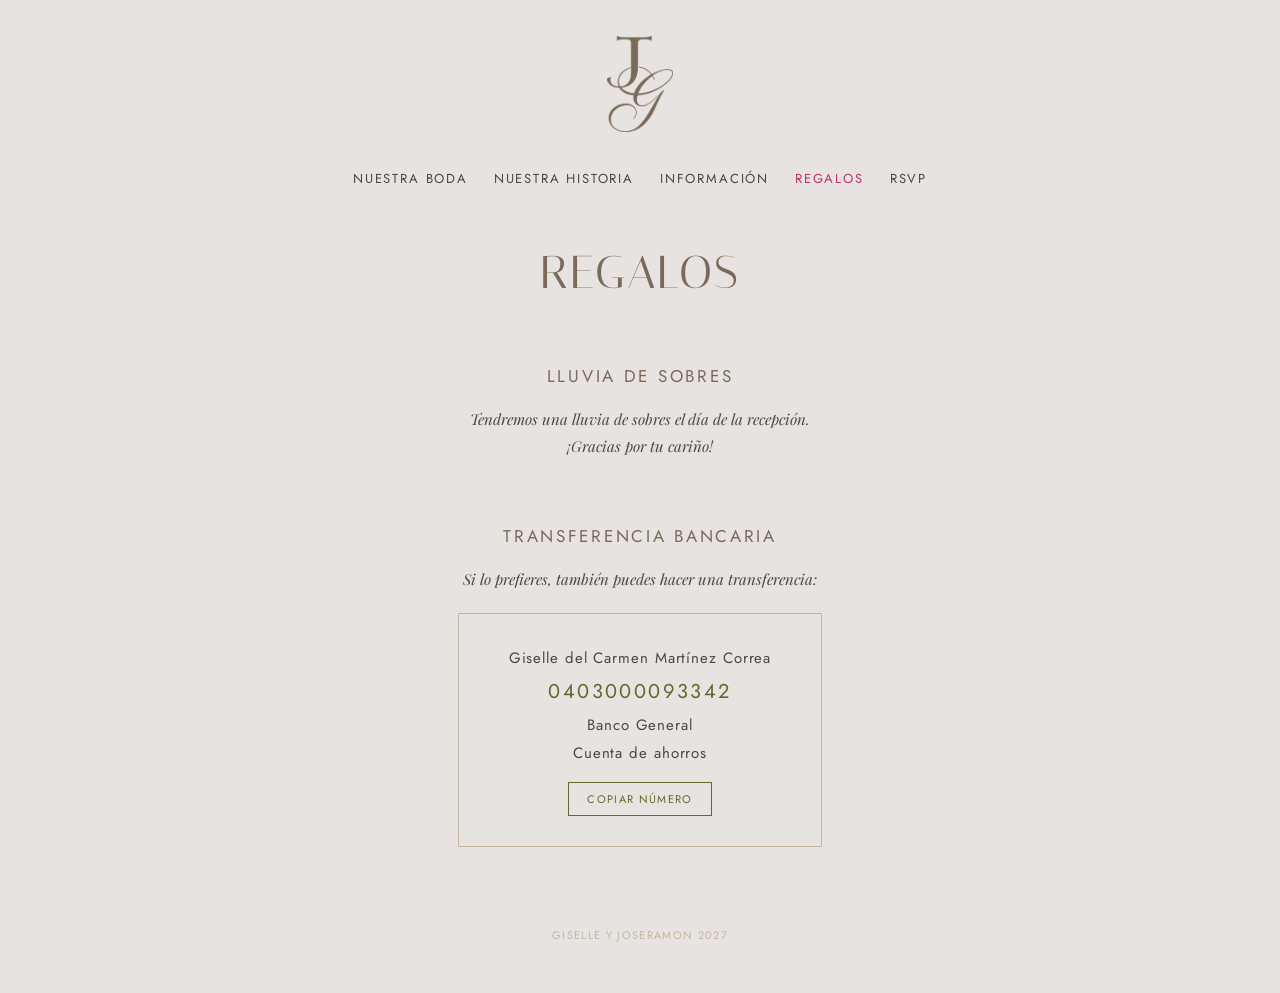
<file: regalos.html>
<!DOCTYPE html>
<html lang="es" translate="no" class="notranslate">
<head>
<meta charset="utf-8">
<meta name="google" content="notranslate">
<meta name="viewport" content="width=device-width, initial-scale=1">
<title>REGALOS | Giselle &amp; Joseramon</title>
<link rel="preconnect" href="https://fonts.googleapis.com">
<link rel="preconnect" href="https://fonts.gstatic.com" crossorigin>
<link href="https://fonts.googleapis.com/css2?family=Bodoni+Moda:ital,wght@0,400;1,400&family=Cormorant+Garamond:wght@300;400&family=Italiana&family=Jost:wght@300;400&family=Pinyon+Script&family=Playfair+Display:ital@1&display=swap" rel="stylesheet">
<link rel="stylesheet" href="estilos.css">
</head>
<body>

<header>
  <a class="monograma" href="index.html"><img src="img/logo-taupe.png" alt="Giselle y Joseramon"></a>
  <button class="menu-boton" type="button" aria-label="Abrir menú" aria-expanded="false" aria-controls="menu">
    <span></span><span></span><span></span>
  </button>
  <nav id="menu">
    <ul>
      <li><a href="index.html">Nuestra boda</a></li>
      <li><a href="historia.html">Nuestra historia</a></li>
      <li><a href="informacion.html">Información</a></li>
      <li><a href="regalos.html" class="activo">Regalos</a></li>
      <li><a href="rsvp.html">RSVP</a></li>
    </ul>
  </nav>
</header>

<h1 class="titulo-pagina">REGALOS</h1>

<main class="contenido">

  <section class="bloque">
    <h2>Lluvia de sobres</h2>
    <p>Tendremos una lluvia de sobres el día de la recepción.</p>
    <p>¡Gracias por tu cariño!</p>
  </section>

  <section class="bloque">
    <h2>Transferencia bancaria</h2>
    <p>Si lo prefieres, también puedes hacer una transferencia:</p>
    <div class="cuenta">
      <p>Giselle del Carmen Martínez Correa</p>
      <p class="numero" id="numero-cuenta">0403000093342</p>
      <p>Banco General</p>
      <p>Cuenta de ahorros</p>
      <button class="copiar" type="button" id="copiar">Copiar número</button>
    </div>
  </section>

</main>

<footer>Giselle y Joseramon 2027</footer>

<script>
  // Copia el número de cuenta al portapapeles
  document.getElementById('copiar').addEventListener('click', async (e) => {
    const numero = document.getElementById('numero-cuenta').textContent;
    try {
      await navigator.clipboard.writeText(numero);
      e.target.textContent = '¡Copiado!';
    } catch (err) {
      e.target.textContent = numero;
    }
    setTimeout(() => e.target.textContent = 'Copiar número', 2000);
  });
</script>

<script src="invitacion.js"></script>
<script src="menu.js"></script>
</body>
</html>
</file>
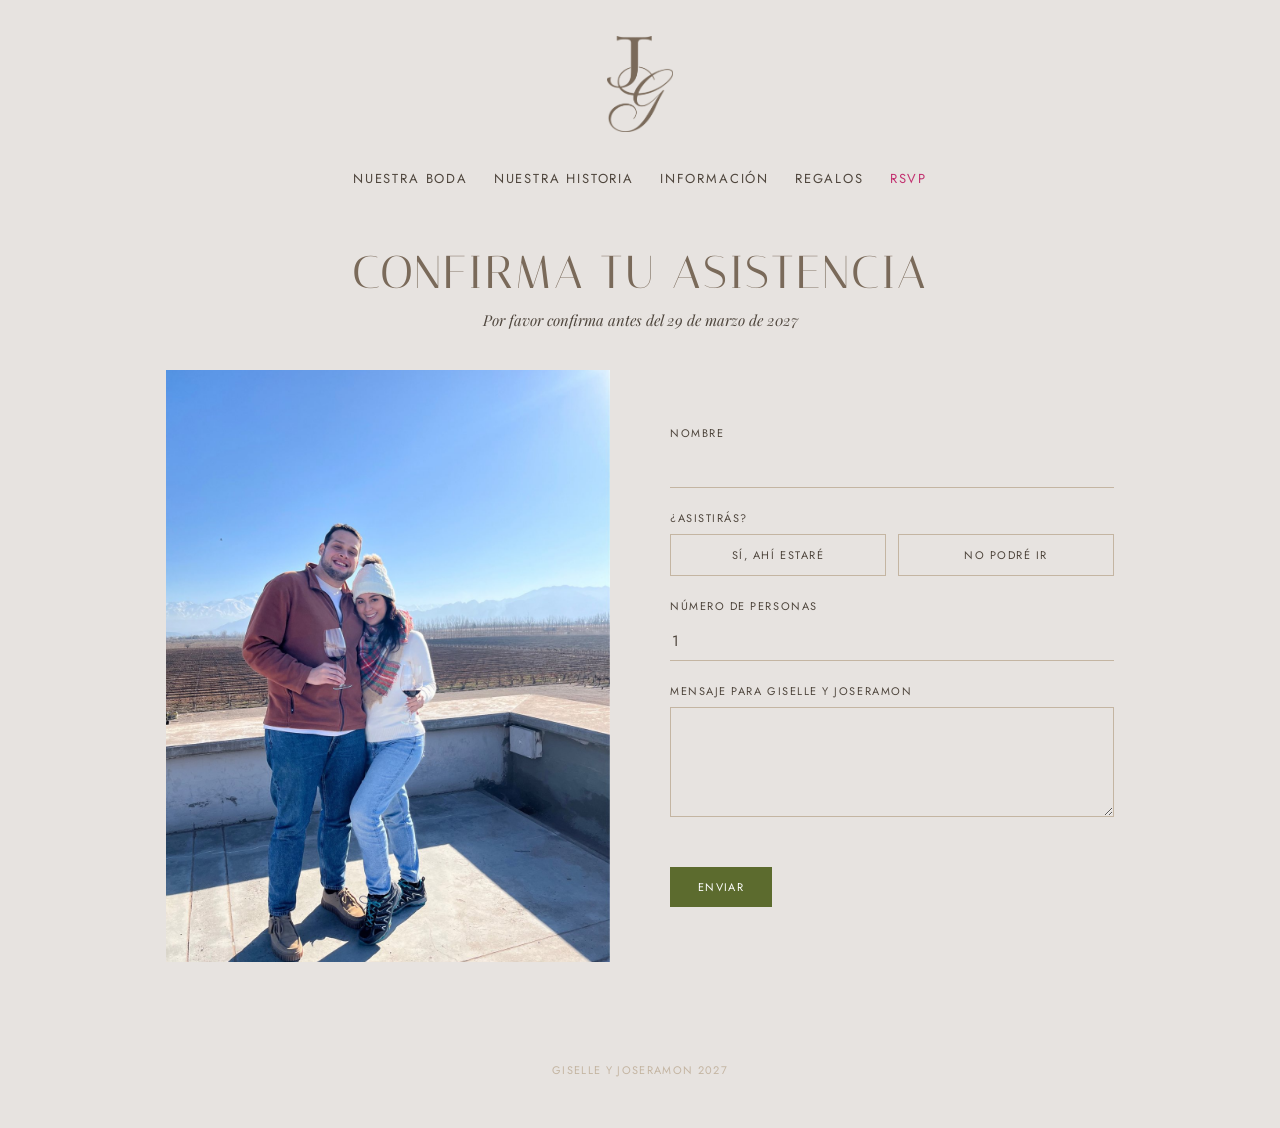
<file: rsvp.html>
<!DOCTYPE html>
<html lang="es" translate="no" class="notranslate">
<head>
<meta charset="utf-8">
<meta name="google" content="notranslate">
<meta name="viewport" content="width=device-width, initial-scale=1">
<title>RSVP | Giselle &amp; Joseramon</title>
<link rel="preconnect" href="https://fonts.googleapis.com">
<link rel="preconnect" href="https://fonts.gstatic.com" crossorigin>
<link href="https://fonts.googleapis.com/css2?family=Bodoni+Moda:ital,wght@0,400;1,400&family=Cormorant+Garamond:wght@300;400&family=Italiana&family=Jost:wght@300;400&family=Pinyon+Script&family=Playfair+Display:ital@1&display=swap" rel="stylesheet">
<link rel="stylesheet" href="estilos.css">
</head>
<body>

<header>
  <a class="monograma" href="index.html"><img src="img/logo-taupe.png" alt="Giselle y Joseramon"></a>
  <button class="menu-boton" type="button" aria-label="Abrir menú" aria-expanded="false" aria-controls="menu">
    <span></span><span></span><span></span>
  </button>
  <nav id="menu">
    <ul>
      <li><a href="index.html">Nuestra boda</a></li>
      <li><a href="historia.html">Nuestra historia</a></li>
      <li><a href="informacion.html">Información</a></li>
      <li><a href="regalos.html">Regalos</a></li>
      <li><a href="rsvp.html" class="activo">RSVP</a></li>
    </ul>
  </nav>
</header>

<h1 class="titulo-pagina">CONFIRMA TU ASISTENCIA</h1>
<p class="aviso-rsvp">Por favor confirma antes del 29 de marzo de 2027</p>
<!-- Pase del invitado: solo aparece si entró con su enlace personal (ver generador.html) -->
<div class="pase" data-inv-bloque hidden>
  <p class="pase-texto">Hemos reservado <strong data-inv="puestos"></strong> en su honor</p>
</div>

<main class="rsvp">
  <img src="img/rsvp.jpg" alt="Giselle y Joseramon">

  <div>
    <!-- Las respuestas se guardan en Google Sheets (dirección en config.js) y se ven en panel.html -->
    <form class="formulario" id="rsvp">
      <div>
        <label for="nombre">Nombre</label>
        <input id="nombre" name="nombre" type="text" required autocomplete="name">
      </div>

      <div>
        <label>¿Asistirás?</label>
        <div class="opciones">
          <label><input type="radio" name="asistira" value="Sí" required><span>Sí, ahí estaré</span></label>
          <label><input type="radio" name="asistira" value="No"><span>No podré ir</span></label>
        </div>
      </div>

      <div>
        <label for="invitados">Número de personas</label>
        <input id="invitados" name="invitados" type="number" min="1" max="10" value="1">
      </div>

      <div>
        <label for="mensaje">Mensaje para Giselle y Joseramon</label>
        <textarea id="mensaje" name="mensaje"></textarea>
      </div>

      <button class="boton" type="submit" id="rsvp-enviar">Enviar</button>
      <p class="rsvp-error" id="rsvp-error" hidden>No pudimos enviar tu respuesta. Revisa tu conexión e inténtalo de nuevo.</p>
    </form>

    <p class="gracias-rsvp" id="gracias">¡Gracias! Recibimos tu respuesta.</p>
  </div>
</main>

<footer>Giselle y Joseramon 2027</footer>

<script src="config.js"></script>
<script>
  const form = document.getElementById('rsvp');
  const boton = document.getElementById('rsvp-enviar');
  const error = document.getElementById('rsvp-error');

  form.addEventListener('submit', async (e) => {
    e.preventDefault();
    error.hidden = true;
    boton.disabled = true;
    boton.textContent = 'Enviando…';

    const datos = new URLSearchParams(new FormData(form));
    if (datos.get('asistira') === 'No') datos.set('invitados', '0');

    try {
      if (window.CONFIG && CONFIG.rsvpUrl) {
        // Google Apps Script no devuelve permisos CORS al enviar, por eso "no-cors"
        await fetch(CONFIG.rsvpUrl, { method: 'POST', mode: 'no-cors', body: datos });
      }
      form.hidden = true;
      document.getElementById('gracias').style.display = 'block';
    } catch (err) {
      error.hidden = false;
      boton.disabled = false;
      boton.textContent = 'Enviar';
    }
  });

  // Si no asistirá, no hace falta el número de personas
  form.querySelectorAll('input[name="asistira"]').forEach(r => r.addEventListener('change', () => {
    const no = form.asistira.value === 'No';
    const campo = document.getElementById('invitados');
    campo.disabled = no;
    campo.closest('div').style.opacity = no ? .4 : 1;
  }));
</script>

<script src="invitacion.js"></script>
<script src="menu.js"></script>
</body>
</html>
</file>
<file: estilos.css>
/* ============================================================
   COLORES Y FUENTES — cambia aquí el estilo de toda la página
   ============================================================ */
:root {
  --fondo: #e7e3e0;        /* gris cálido claro (tono de la referencia) */
  --texto: #7a6a5a;        /* taupe de títulos */
  --texto-suave: #4f463d;  /* taupe oscuro para párrafos */
  --oliva: #5c6b2e;        /* verde oliva: botones */
  --taupe-claro: #c4b5a2;  /* líneas y bordes */
  --franja: #4a5427;       /* barra oliva oscura de la galería */
  --fucsia: #c2306f;       /* toque de color: menú activo, hover */
  --naranja: #d8702f;      /* toque de color: separadores, detalles */
  --f-titulo: "Italiana", "Bodoni Moda", serif;
  --f-italica: "Playfair Display", serif;
  --f-menu: "Jost", sans-serif;
  --f-script: "Pinyon Script", cursive;
}

* { box-sizing: border-box; margin: 0; padding: 0; }
[hidden] { display: none !important; }
html { scroll-behavior: smooth; }
body {
  background: var(--fondo);
  color: var(--texto-suave);
  font-family: var(--f-menu);
  -webkit-font-smoothing: antialiased;
}
a { color: inherit; }

/* ---------- Encabezado ---------- */
header { text-align: center; padding: 36px 16px 0; }
.monograma { display: inline-block; }
.monograma img { height: 96px; width: auto; display: block; }
nav ul {
  list-style: none;
  display: flex;
  flex-wrap: wrap;
  justify-content: center;
  gap: 8px 26px;
  margin: 28px 0 36px;
}
nav a {
  text-decoration: none;
  font-size: 13px;
  letter-spacing: 0.14em;
  text-transform: uppercase;
  color: var(--texto-suave);
  transition: color .2s;
}
nav a:hover, nav a.activo { color: var(--fucsia); }

/* ---------- Hero con fondo de letras JG ---------- */
.hero {
  position: relative;
  padding: 64px 16px;
  overflow: hidden;
}
/* Patrones sin fondo, sobre el crema de la página */
.hero::before, .portada::before {
  content: "";
  position: absolute;
  inset: 0;
  background: url("img/fondo-letras-sin-fondo.webp") center / cover no-repeat;
}
.hero-foto {
  position: relative;
  z-index: 1;
  max-width: 534px;
  margin: 0 auto;
  aspect-ratio: 534 / 400;
}
.hero-foto:has(img) { aspect-ratio: auto; }
.hero-foto img { height: auto; }
/* Frase "It was always you" sobre la foto */
.frase-foto {
  position: absolute;
  right: 7%;
  bottom: 8%;
  color: #fff;
  text-align: right;
  line-height: 1;
  pointer-events: none;
  text-shadow: 0 1px 12px rgba(0,0,0,.18);
}
.frase-foto .ff-1 {
  display: block;
  font-family: "Bodoni Moda", serif;
  font-weight: 400;
  text-transform: uppercase;
  font-size: clamp(17px, 4.4vw, 30px);
  letter-spacing: .08em;
  margin-right: 1.4em;
}
.frase-foto .ff-2 {
  display: block;
  font-family: var(--f-script);
  font-size: clamp(25px, 6.2vw, 42px);
  letter-spacing: .03em;
  margin-top: -.12em;
}
.hero-foto img, .foto-vacia {
  width: 100%; height: 100%;
  object-fit: cover;
  display: block;
}
.foto-vacia {
  background: linear-gradient(135deg, #cdbfae, #9d8c78);
  display: flex; align-items: center; justify-content: center;
  color: #fff; font-size: 14px; letter-spacing: .1em; text-transform: uppercase;
}

/* ---------- Nombres ---------- */
.nombres { text-align: center; padding: 64px 16px 110px; }
.nombres h1 {
  font-family: "Bodoni Moda", serif;
  font-weight: 400;
  font-size: clamp(28px, 5.4vw, 42px);
  color: var(--texto);
  letter-spacing: 0;
  line-height: 1.1;
}
.nombres h1 .y {
  font-family: var(--f-script);
  font-size: 1.15em;
  margin: 0 .08em;
  line-height: 0;
}
.nombres .fecha {
  font-family: "Bodoni Moda", serif;
  font-weight: 400;
  font-size: clamp(22px, 4vw, 28px);
  color: var(--texto);
  margin-top: 14px;
  letter-spacing: .02em;
  font-variant-numeric: lining-nums;
}
.nombres .gracias {
  max-width: 380px;
  margin: 26px auto 0;
  font-family: var(--f-italica);
  font-style: italic;
  font-size: 16px;
  line-height: 1.6;
  color: var(--texto);
}

/* ---------- Galería ---------- */
/* Franjas con arte árabe arriba y abajo de las fotos */
.galeria {
  --alto-franja: clamp(56px, 9vw, 92px);
  padding: calc(var(--alto-franja) + 14px) 0;
  position: relative;
}
.galeria::before, .galeria::after {
  content: "";
  position: absolute;
  left: 0; right: 0;
  height: var(--alto-franja);
  background: url("img/franja-arabe.webp") left center / auto 100% repeat-x;
}
.galeria::before { top: 0; }
.galeria::after { bottom: 0; }
.galeria-fotos {
  display: grid;
  grid-template-columns: 1fr 2.24fr;
  max-width: 1140px;
  margin: 0 auto;
  height: clamp(260px, 52vw, 527px);
}
.galeria-fotos > * { width: 100%; height: 100%; object-fit: cover; }

/* ---------- Itinerario ---------- */
.itinerario { text-align: center; padding: 70px 16px 60px; }
.mascota { width: 70px; height: auto; margin: 30px auto 30px; display: block; }
.evento h2 {
  font-family: var(--f-titulo);
  font-weight: 400;
  font-size: 32px;
  color: var(--texto);
  letter-spacing: .03em;
}
.evento .dia {
  font-size: 15px;
  letter-spacing: .12em;
  text-transform: uppercase;
  color: var(--texto);
  margin-top: 4px;
}
.evento .detalle {
  font-family: var(--f-italica);
  font-style: italic;
  font-size: 13px;
  margin-top: 28px;
}
.separador { width: 130px; height: 1px; background: var(--naranja); margin: 50px auto; border: 0; }
.momento { margin-top: 32px; }
.momento h3 {
  font-family: var(--f-italica);
  font-style: italic;
  font-weight: 400;
  font-size: 22px;
  color: var(--texto);
  margin-bottom: 14px;
}
.momento p {
  font-family: var(--f-italica);
  font-style: italic;
  font-size: 14px;
  line-height: 1.7;
}
.boton {
  display: inline-block;
  margin-top: 22px;
  background: var(--oliva);
  color: #fff;
  text-decoration: none;
  font-size: 11px;
  letter-spacing: .12em;
  text-transform: uppercase;
  padding: 12px 28px;
  transition: background .2s;
}
.boton:hover { background: var(--fucsia); }

footer {
  text-align: center;
  font-size: 11px;
  letter-spacing: .12em;
  text-transform: uppercase;
  color: var(--taupe-claro);
  padding: 40px 16px 50px;
}

@media (max-width: 600px) {
  .galeria-fotos { grid-template-columns: 1fr; height: auto; }
  .galeria-fotos > * { aspect-ratio: 4 / 3; height: auto; }
}

/* ============================================================
   PÁGINAS INTERIORES (Información, Qué hacer, Regalos, RSVP)
   ============================================================ */
.portada {
  position: relative;
  padding: 70px 16px;
  margin-top: 10px;
}
.portada > .foto-vacia {
  max-width: 330px;
  aspect-ratio: 3 / 4;
}
.portada > img { max-width: 520px; aspect-ratio: 4 / 3; width: 100%; display: block; }
.portada > .foto-vacia, .portada > img {
  height: auto;
  margin: 0 auto;
  object-fit: cover;
  border: 8px solid var(--fondo);
  position: relative;
  z-index: 1;
}
.portada::before { background: url("img/fondo-celosia-sin-fondo.webp") center / 400px auto repeat; }

.titulo-pagina {
  font-family: var(--f-titulo);
  font-weight: 400;
  font-size: clamp(32px, 6vw, 46px);
  color: var(--texto);
  letter-spacing: .04em;
  text-align: center;
  margin: 56px 16px 10px;
}
.contenido { max-width: 760px; margin: 0 auto; padding: 0 16px 40px; text-align: center; }
.bloque { margin-top: 64px; }
.bloque h2 {
  font-family: var(--f-menu);
  font-weight: 400;
  font-size: 17px;
  letter-spacing: .16em;
  text-transform: uppercase;
  color: var(--texto);
  margin-bottom: 18px;
}
.bloque p, .lista li {
  font-family: var(--f-italica);
  font-style: italic;
  font-size: 15px;
  line-height: 1.8;
}
.lista { list-style: none; }
.lista a { text-underline-offset: 3px; }
.lista a:hover { color: var(--fucsia); }

/* RSVP */
.rsvp {
  display: grid;
  grid-template-columns: 1fr 1fr;
  gap: 60px;
  max-width: 980px;
  margin: 40px auto 0;
  padding: 0 16px 60px;
  align-items: center;
}
.rsvp .foto-vacia, .rsvp > img { aspect-ratio: 3 / 4; height: auto; width: 100%; object-fit: cover; display: block; }
.formulario { display: flex; flex-direction: column; gap: 22px; text-align: left; }
.formulario label {
  display: block;
  font-size: 11px;
  letter-spacing: .14em;
  text-transform: uppercase;
  color: var(--texto-suave);
  margin-bottom: 8px;
}
.formulario input, .formulario textarea, .formulario select {
  width: 100%;
  background: transparent;
  border: 0;
  border-bottom: 1px solid var(--taupe-claro);
  padding: 8px 2px;
  font: 15px var(--f-menu);
  color: var(--texto-suave);
  outline: none;
}
.formulario textarea { border: 1px solid var(--taupe-claro); min-height: 110px; resize: vertical; padding: 10px; }
.formulario input:focus, .formulario textarea:focus { border-color: var(--oliva); }
.opciones { display: flex; gap: 12px; }
.opciones label { margin: 0; flex: 1; cursor: pointer; }
.opciones input { position: absolute; opacity: 0; width: 0; }
.opciones span {
  display: block;
  text-align: center;
  border: 1px solid var(--taupe-claro);
  padding: 12px 6px;
  transition: background .2s, color .2s;
}
.opciones input:checked + span { background: var(--oliva); color: #fff; border-color: var(--oliva); }
.opciones input:focus-visible + span { outline: 2px solid var(--oliva); outline-offset: 2px; }
.formulario button { border: 0; cursor: pointer; align-self: flex-start; font-family: var(--f-menu); }
.gracias-rsvp {
  display: none;
  font-family: var(--f-italica);
  font-style: italic;
  font-size: 18px;
  color: var(--texto);
}

@media (max-width: 600px) {
  .rsvp { grid-template-columns: 1fr; }
}

/* Cuenta regresiva (página principal) */
.cuenta-regresiva {
  display: flex;
  justify-content: center;
  gap: clamp(14px, 4vw, 40px);
  margin: 34px auto 0;
}
.cuenta-regresiva div { min-width: 64px; }
.cuenta-regresiva span {
  display: block;
  font-family: var(--f-titulo);
  font-size: clamp(34px, 7vw, 52px);
  color: var(--oliva);
  line-height: 1;
}
.cuenta-regresiva small {
  display: block;
  margin-top: 8px;
  font-size: 11px;
  letter-spacing: .16em;
  text-transform: uppercase;
  color: var(--texto);
}
.cr-final { font-family: var(--f-italica); font-style: italic; font-size: 22px; color: var(--fucsia); }

/* Nuestra historia: texto y fotos alternados */
.historia { display: grid; grid-template-columns: 1fr 1fr; gap: 50px; align-items: center; margin-top: 70px; }
.historia .foto-vacia { aspect-ratio: 3 / 4; height: auto; }
.historia img { width: 100%; height: auto; display: block; }
.historia .bloque { margin-top: 0; }
.historia .cuando {
  font-size: 15px;
  letter-spacing: .08em;
  color: var(--texto-suave);
  margin-bottom: 10px;
}
@media (max-width: 600px) {
  .historia { grid-template-columns: 1fr; gap: 24px; }
  .historia .foto-vacia, .historia img { order: -1; }
}
.aviso-rsvp {
  text-align: center;
  font-family: var(--f-italica);
  font-style: italic;
  font-size: 15px;
  padding: 0 16px;
}

/* Mesa de regalos: datos bancarios */
.cuenta {
  display: inline-block;
  border: 1px solid var(--taupe-claro);
  padding: 30px 50px;
  margin-top: 20px;
}
.cuenta p { font-style: normal; font-family: var(--f-menu); letter-spacing: .06em; line-height: 1.9; }
.cuenta .numero { font-size: 20px; color: var(--oliva); letter-spacing: .12em; }
.copiar {
  margin-top: 14px;
  background: none;
  border: 1px solid var(--oliva);
  color: var(--oliva);
  font: 11px var(--f-menu);
  letter-spacing: .12em;
  text-transform: uppercase;
  padding: 8px 18px;
  cursor: pointer;
  transition: background .2s, color .2s;
}
.copiar:hover { background: var(--oliva); color: #fff; }
@media (max-width: 600px) { .cuenta { padding: 24px 20px; } }

/* ============================================================
   MENÚ HAMBURGUESA (solo en celular)
   ============================================================ */
header { position: relative; }
.menu-boton {
  display: none;
  position: absolute;
  top: 20px;
  right: 16px;
  width: 44px;
  height: 44px;
  background: none;
  border: 0;
  cursor: pointer;
  padding: 11px 9px;
  z-index: 20;
}
.menu-boton span {
  display: block;
  height: 1.5px;
  background: var(--texto);
  margin-bottom: 7px;
  transition: transform .3s, opacity .3s;
}
.menu-boton span:last-child { margin-bottom: 0; }
/* Las 3 líneas se convierten en una X al abrir */
.menu-boton.abierto span:nth-child(1) { transform: translateY(8.5px) rotate(45deg); }
.menu-boton.abierto span:nth-child(2) { opacity: 0; }
.menu-boton.abierto span:nth-child(3) { transform: translateY(-8.5px) rotate(-45deg); }

@media (max-width: 700px) {
  header { padding: 20px 16px 24px; text-align: left; }
  .monograma img { height: 70px; }
  .menu-boton { display: block; top: 33px; }  /* centrado con el logo */
  nav { text-align: center; }
  nav ul {
    display: none;
    flex-direction: column;
    gap: 0;
    margin: 16px 0 0;
  }
  nav.abierto ul { display: flex; }
  nav a { display: block; padding: 16px 0; font-size: 13px; }

  /* RSVP: el formulario primero y la foto abajo */
  .rsvp > .foto-vacia, .rsvp > img { order: 2; }
}

/* Celular: los nombres en una sola línea, más chicos para que quepan */
@media (max-width: 600px) {
  .nombres h1 { font-size: 7.6vw; white-space: nowrap; letter-spacing: 0; }
  .nombres h1 .y { font-size: 1.15em; }
  .nombres .fecha { font-size: 24px; }
}

/* Pase del invitado (RSVP) */
.pase {
  max-width: 380px;
  margin: 34px auto 0;
  padding: 22px 20px;
  border-top: 1px solid var(--taupe-claro);
  border-bottom: 1px solid var(--taupe-claro);
}
.pase-texto {
  font-size: 12px;
  letter-spacing: .16em;
  text-transform: uppercase;
  color: var(--texto-suave);
}
.pase-texto strong { color: var(--oliva); font-weight: 400; }
.rsvp-error { font: 14px var(--f-menu); color: var(--fucsia); }
.formulario button:disabled { opacity: .6; cursor: wait; }
</file>
